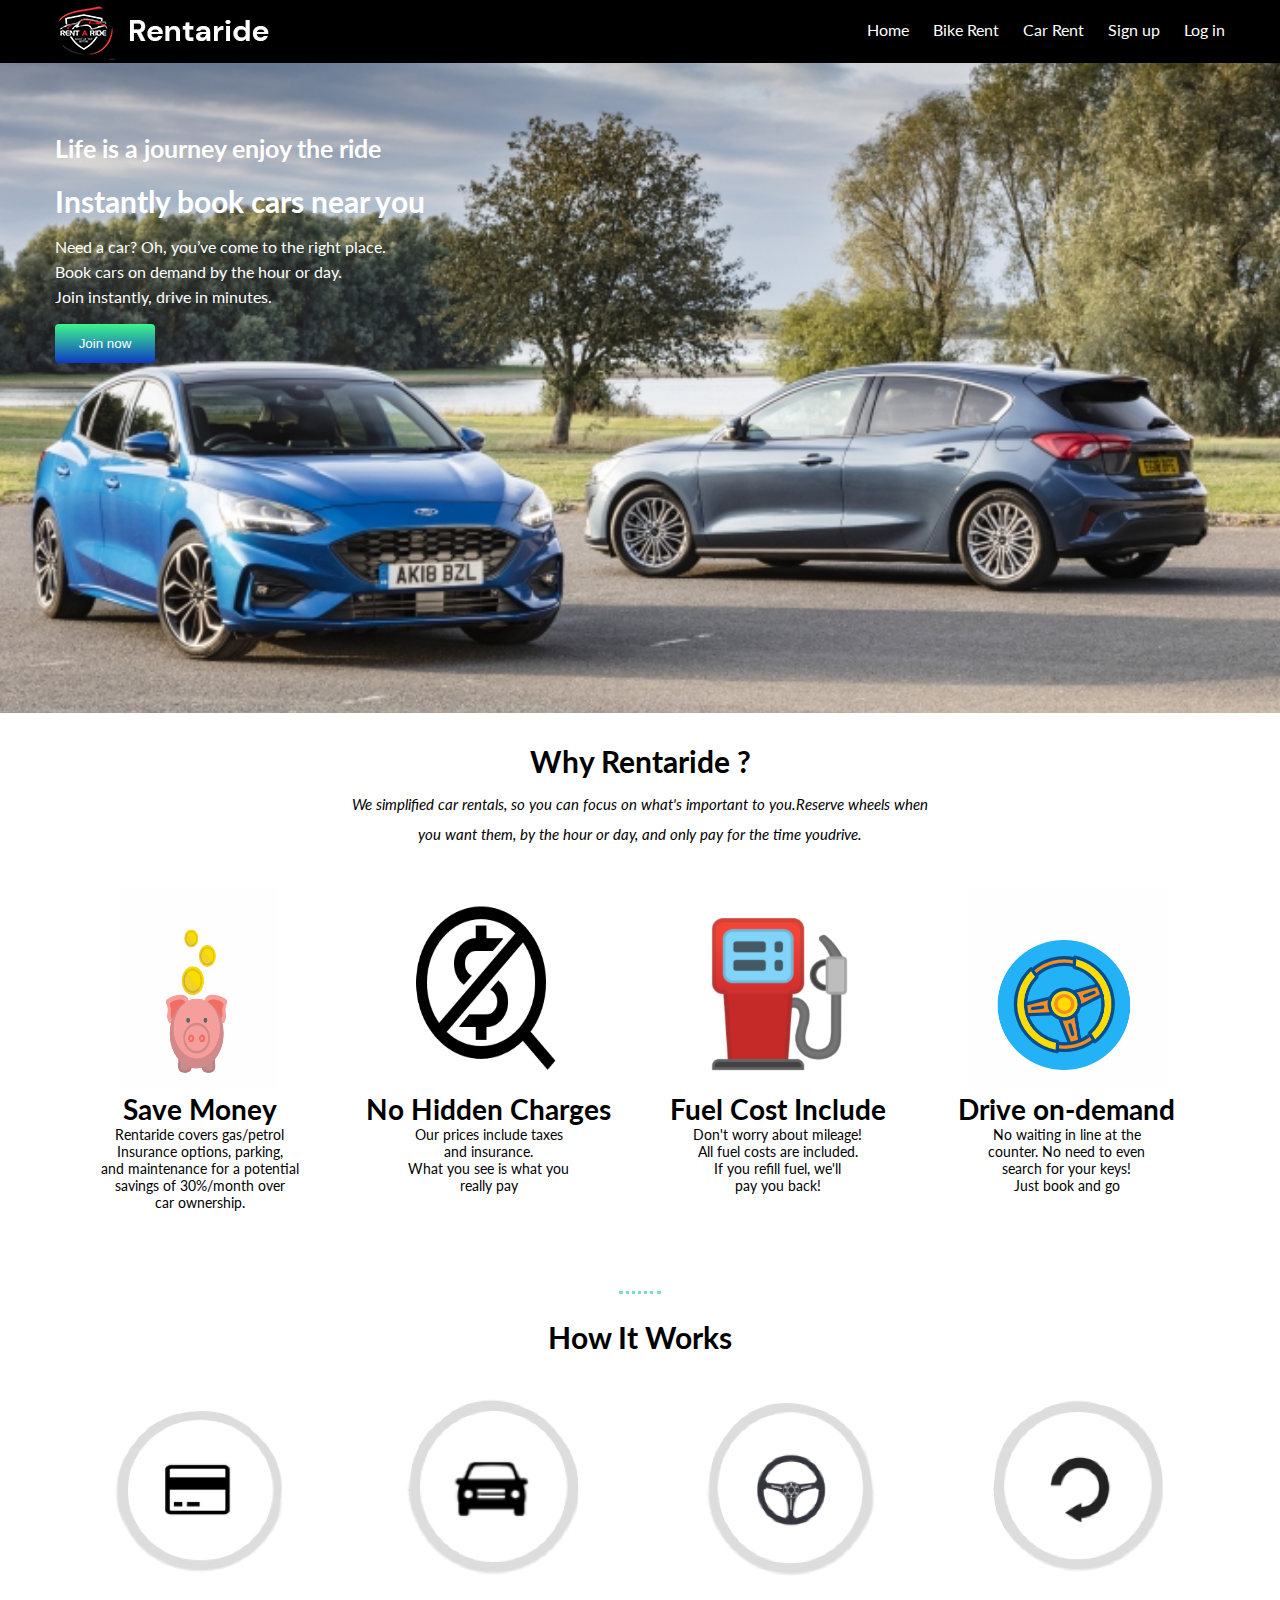
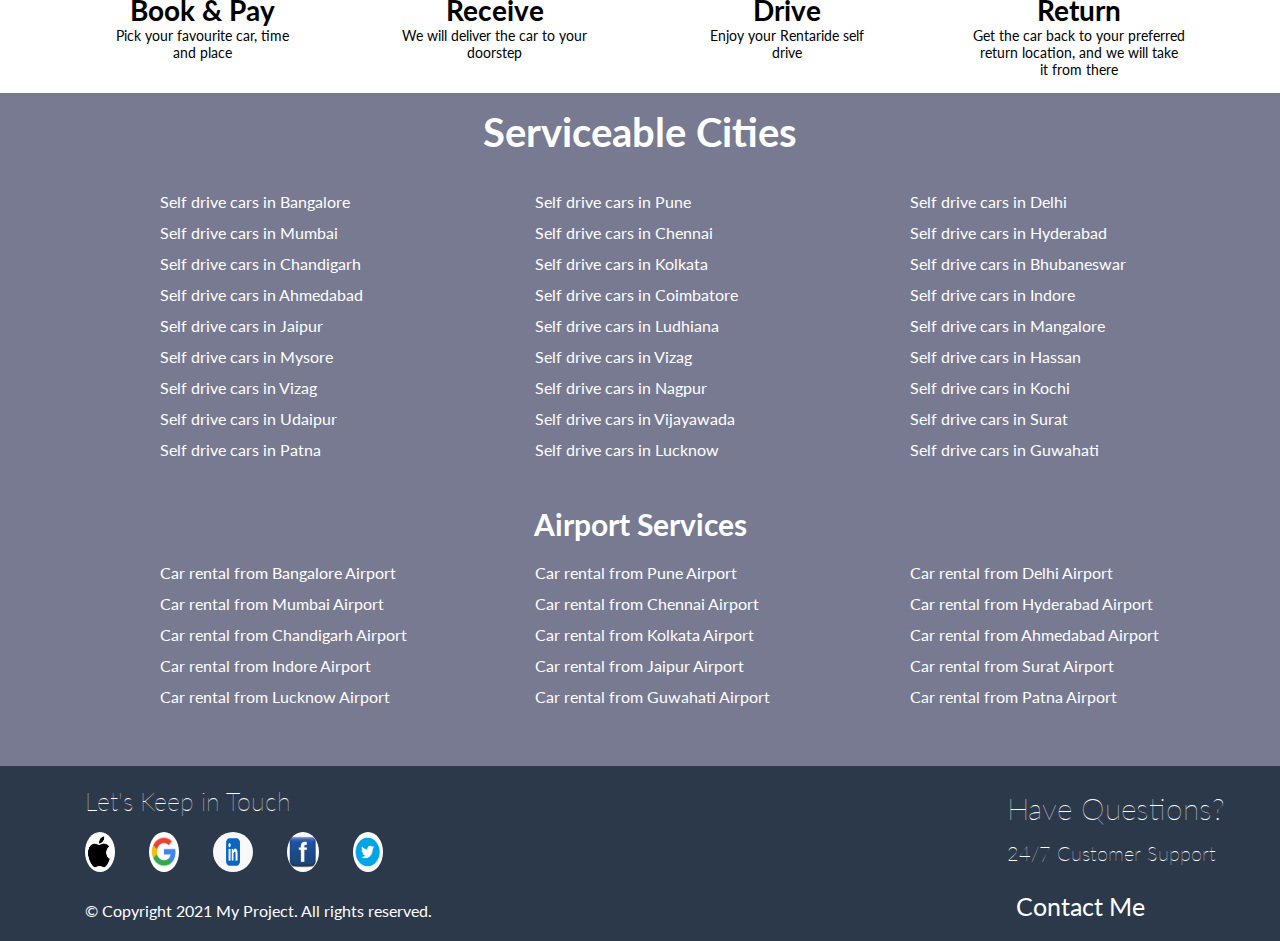
<file: index.html>
<!DOCTYPE html>
<html lang="en" dir="ltr">

<head>
  <meta charset="utf-8">
  <title>Rentaride</title>
<link rel="icon" href="ride.ico">
  <link rel="stylesheet" href="CSS/style.css">
</head>

<body>

  <section id="navBar">
    <div class="container">

      <div class="logo">
        <a href="home.html"><img src="renetaride-logo.jpg" alt="logo"></a>
      </div>
      <div class="topMenu">
        <ul>
          <li><a href="home.html">Home</a></li>
          <li><a href="bike.html">Bike Rent</a></li>
          <li><a href="car.html">Car Rent</a></li>
          <li><a href="signup.html">Sign up</a></li>
          <li><a href="login.html">Log in</a></li>
        </ul>
      </div>
      <div class="cls"></div>
    </div>
  </section>

  <section id="Image">

    <div class="container">
      <div class="Imagetxt">
        <h2>Life is a journey enjoy the ride</h2>
        <h1>Instantly book cars near you</h1>
        <p>
          Need a car? Oh, you’ve come to the right place.<br /> Book cars on
          demand by the hour or day.<br /> Join instantly, drive in minutes.
        </p>

        <a href="pricing.html"><input type="button" name="Join now" value="Join now" class="joinBtn"></a>
      </div>
      <div class="cls"></div>
    </div>

  </section>

  <section id="WhyRentaride">
    <div class="container">
      <div class="WhyRentarideTxtwrp">
        <h1 class="title">Why Rentaride ?</h1>
        <p class="subTitle">We simplified car rentals, so you can focus on what's important to you.Reserve wheels when you want them, by the hour or day, and only pay for the time youdrive.</p>
      </div>

      <div class="BoxWrp">

        <div class="box">
          <img src="money.png" alt="logo" width="157" height="200">
          <h1>Save Money</h1>
          <p>Rentaride covers gas/petrol <br> Insurance options, parking,<br>and maintenance for a potential<br>savings of 30%/month over <br>car ownership.</p>
        </div>
        <div class="box">
          <img src="hidden.png" alt="logo" width="157" height="200">
          <h1>No Hidden Charges</h1>
          <p>Our prices include taxes <br>and insurance.<br> What you see is what you<br> really pay</p>
        </div>
        <div class="box">
          <img src="fuel.png" alt="logo" width="157" height="200">
          <h1>Fuel Cost Include</h1>
          <p>Don't worry about mileage!<br> All fuel costs are included. <br>If you refill fuel, we'll<br> pay you back!</p>
        </div>
        <div class="box">
          <img src="drive.png" alt="logo" width="200" height="200">
          <h1>Drive on-demand</h1>
          <p>No waiting in line at the<br>counter. No need to even <br>search for your keys! <br>Just book and go</p>
        </div>
      </div>
      <div class="cls"></div>

    </div>

  </section>


  <section id="HowItWork">

    <div class="container">

      <div class="WorkTxtwrp">
        <hr>
        <h1 class="worktitle">How It Works</h1>
      </div>

      <div class="BoxImageWrp">

        <div class="boxImage">
          <img src="payment.png" alt="logo" width="200" height="200">
          <h1>Book & Pay</h1>
          <p>Pick your favourite car, time <br> and place</p>

        </div>

        <div class="boxImage">
          <img src="receive.png" alt="logo" width="200" height="200">
          <h1>Receive</h1>
          <p>We will deliver the car to your <br>doorstep</p>
        </div>

        <div class="boxImage">
          <img src="selfdrive.png" alt="logo" width="200" height="200">
          <h1>Drive</h1>
          <p>Enjoy your Rentaride self<br> drive</p>

        </div>
        <div class="boxImage">
          <img src="return.png" alt="logo" width="200" height="200">
          <h1>Return</h1>
          <p>Get the car back to your preferred<br> return location, and we will take<br> it from there</p>

        </div>
      </div>
      <div class="cls"></div>

    </div>

  </section>

  <section id="service-city">
    <div class="container">
      <div class="service-title">
        <h1>Serviceable Cities</h1>
      </div>

      <div class="city-list">

        <ul>
          <li class="citylist">Self drive cars in Bangalore</li>
          <li class="citylist">Self drive cars in Pune</li>
          <li class="citylist">Self drive cars in Delhi</li>
          <li class="citylist">Self drive cars in Mumbai</li>
          <li class="citylist">Self drive cars in Chennai</li>
          <li class="citylist">Self drive cars in Hyderabad</li>
          <li class="citylist">Self drive cars in Chandigarh</li>
          <li class="citylist">Self drive cars in Kolkata</li>
          <li class="citylist">Self drive cars in Bhubaneswar</li>
          <li class="citylist">Self drive cars in Ahmedabad</li>
          <li class="citylist">Self drive cars in Coimbatore</li>
          <li class="citylist">Self drive cars in Indore</li>
          <li class="citylist">Self drive cars in Jaipur</li>
          <li class="citylist">Self drive cars in Ludhiana</li>
          <li class="citylist">Self drive cars in Mangalore</li>
          <li class="citylist">Self drive cars in Mysore</li>
          <li class="citylist">Self drive cars in Vizag</li>
          <li class="citylist">Self drive cars in Hassan</li>
          <li class="citylist">Self drive cars in Vizag</li>
          <li class="citylist">Self drive cars in Nagpur</li>
          <li class="citylist">Self drive cars in Kochi</li>
          <li class="citylist">Self drive cars in Udaipur</li>
          <li class="citylist">Self drive cars in Vijayawada</li>
          <li class="citylist">Self drive cars in Surat</li>
          <li class="citylist">Self drive cars in Patna</li>
          <li class="citylist">Self drive cars in Lucknow</li>
          <li class="citylist">Self drive cars in Guwahati</li>
        </ul>

      </div>
      <div class="cls"></div>

    </div>

  </section>

  <section id="Airport-service">

    <div class="container">
      <div class="Airport-title">
        <h2>Airport Services</h2>
      </div>

      <div class="city-txt">

        <ul>
          <li class="citytxt">Car rental from Bangalore Airport</li>
          <li class="citytxt">Car rental from Pune Airport</li>
          <li class="citytxt">Car rental from Delhi Airport</li>
          <li class="citytxt">Car rental from Mumbai Airport</li>
          <li class="citytxt">Car rental from Chennai Airport</li>
          <li class="citytxt">Car rental from Hyderabad Airport</li>
          <li class="citytxt">Car rental from Chandigarh Airport</li>
          <li class="citytxt">Car rental from Kolkata Airport</li>
          <li class="citytxt">Car rental from Ahmedabad Airport</li>
          <li class="citytxt">Car rental from Indore Airport</li>
          <li class="citytxt">Car rental from Jaipur Airport</li>
          <li class="citytxt">Car rental from Surat Airport</li>
          <li class="citytxt">Car rental from Lucknow Airport</li>
          <li class="citytxt">Car rental from Guwahati Airport</li>
          <li class="citytxt">Car rental from Patna Airport</li>
        </ul>

      </div>
      <div class="cls"></div>

    </div>

  </section>

  <section id="footer">
    <div class="container">
      <div class="copyright-question">
        <h1>Have Questions? </h1>
        <p>24/7 Customer Support </p>
      </div>

      <div class="copyrighttitle">
        <p>Let's Keep in Touch</p></div>

        <div class="copyright-Image">
          <ul>
            <li> <a href="#"><img src="apple.png" alt="logo" width="30" height="40"></a> </li>
            <li><a href="#"><img src="google.png" alt="logo" width="30" height="40"> </a> </li>
            <li> <a href="#"><img src="linkedin.png" alt="logo" width="40" height="40"></a> </li>
            <li> <a href="#"><img src="facebook.png" alt="logo"width="32" height="40"></a> </li>
            <li> <a href="#"><img src="twitter.png" alt="logo" width="30" height="40"></a> </li>
          </ul>

        </div>

      <div class="cls"></div>
    </div>

  </section>

  <section id="copyright">
    <div class="container">

      <div class="copyright-contact">

        <a href="contact.html">Contact Me</a>

      </div>

      <div class="copyright-txt">
        <p>© Copyright 2021 My Project. All rights reserved.</p>

      </div>

      <div class="cls"></div>


    </div>

  </section>

</body>

</html>
</file>
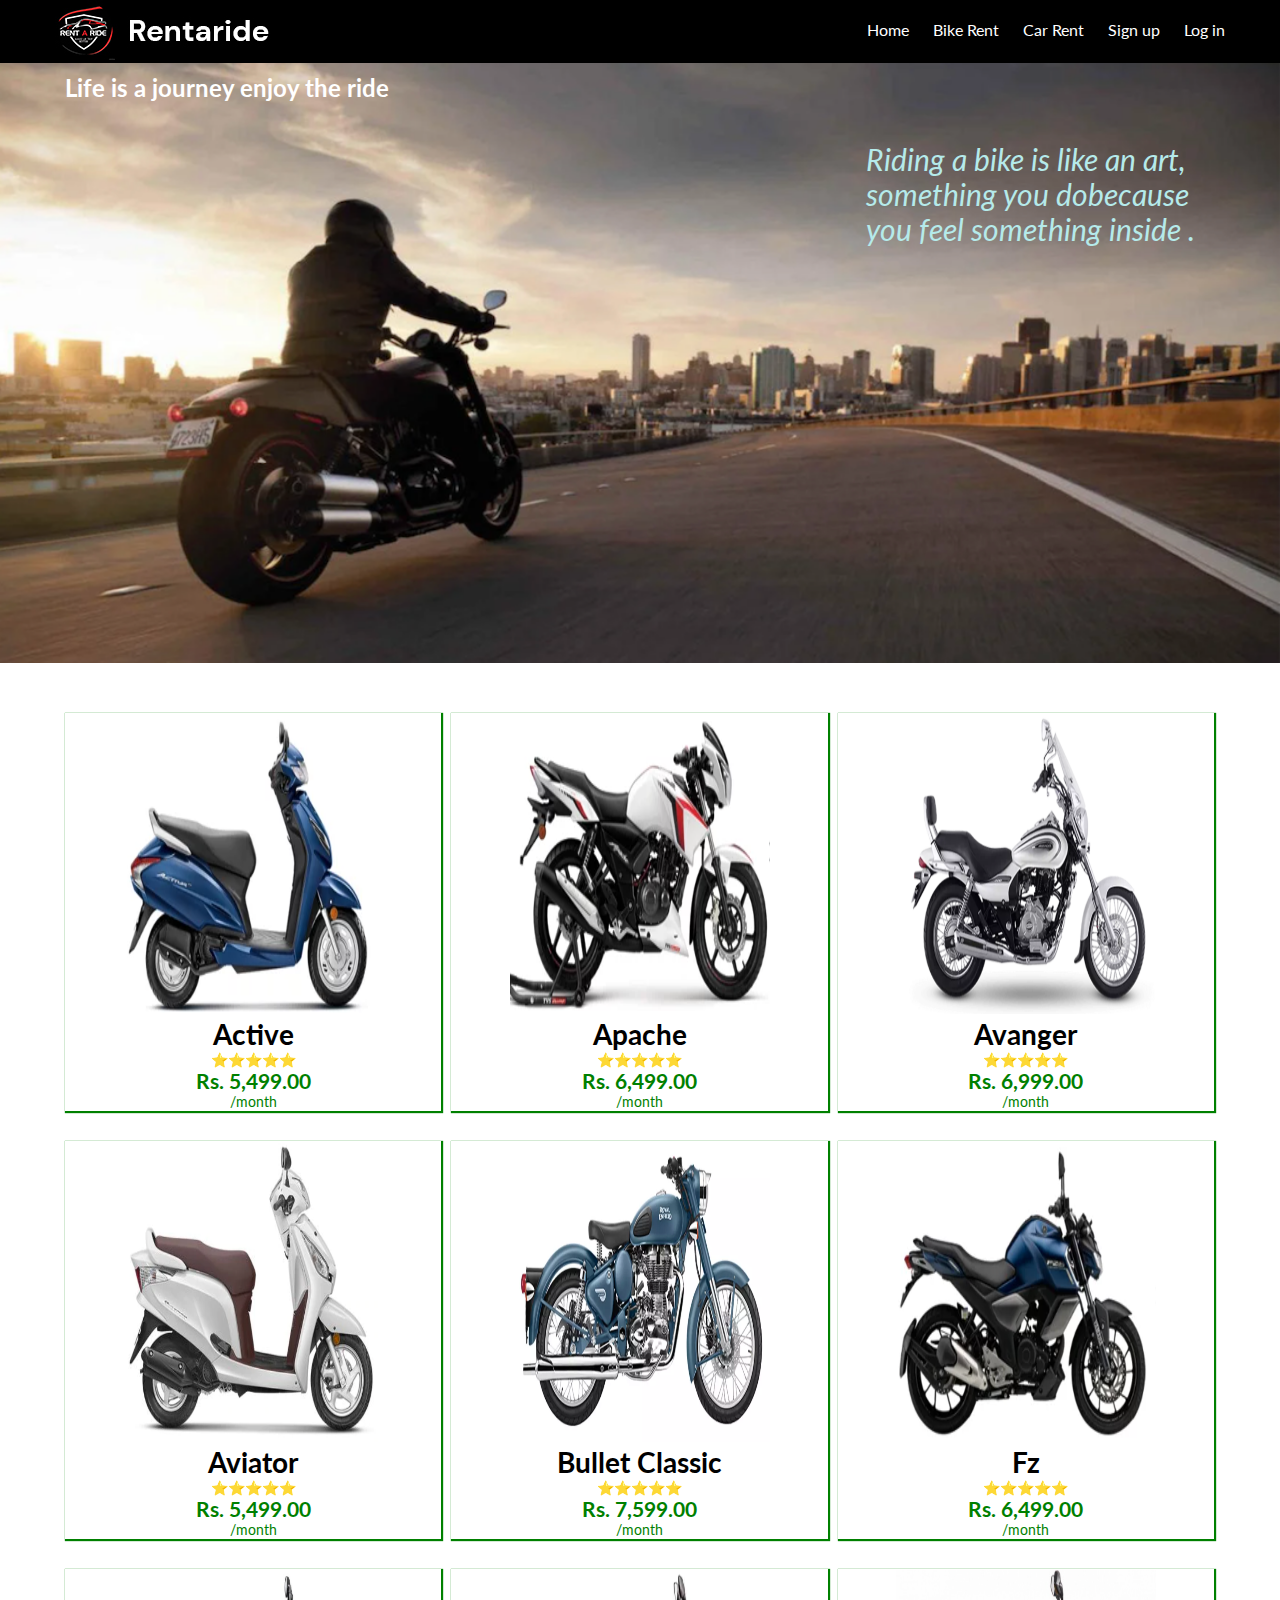
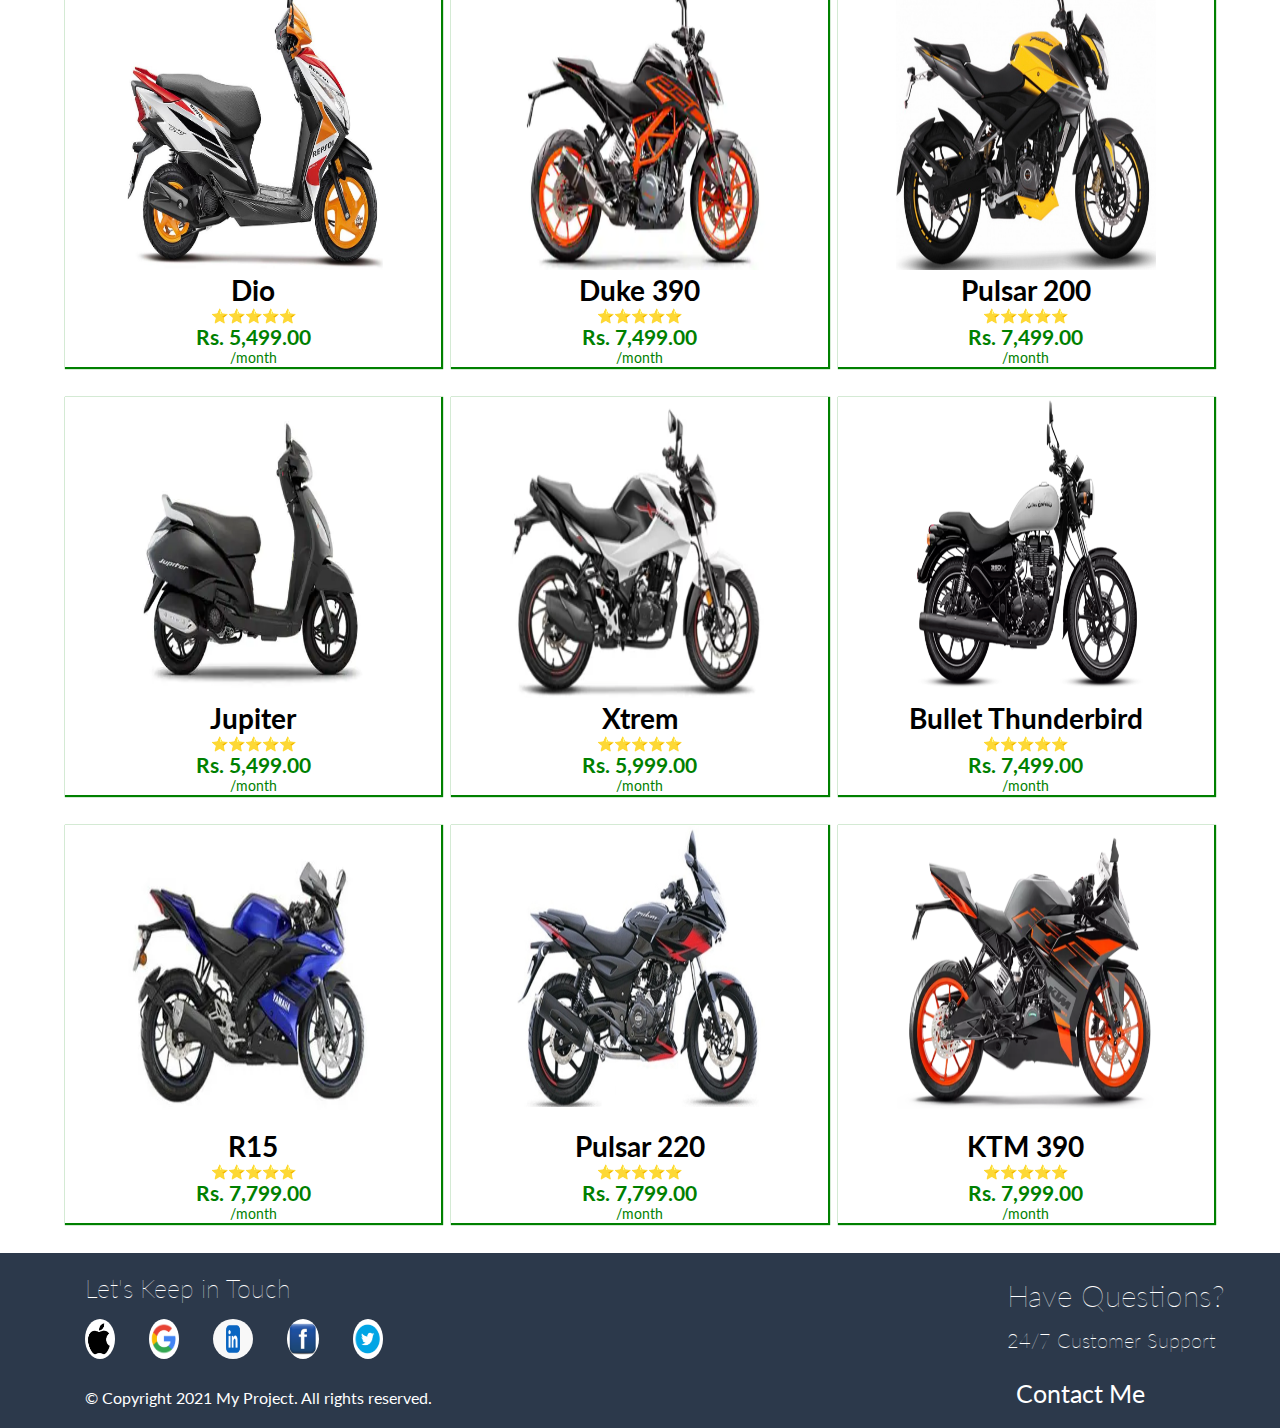
<file: bike.html>
<!DOCTYPE html>
<html lang="en" dir="ltr">

<head>
  <meta charset="utf-8">
  <title>Rentaride</title>
  <link rel="icon" href="ride.ico">
  <link rel="stylesheet" href="CSS/style.css">

</head>

<body>

  <section id="navBar">
    <div class="container">

      <div class="logo">
        <a href="home.html"><img src="renetaride-logo.jpg" alt="logo"></a>
      </div>
      <div class="topMenu">
        <ul>
          <li><a href="home.html">Home</a></li>
          <li><a href="bike.html">Bike Rent</a></li>
          <li><a href="car.html">Car Rent</a></li>
          <li><a href="signup.html">Sign up</a></li>
          <li><a href="login.html">Log in</a></li>
        </ul>
      </div>
      <div class="cls"></div>
    </div>
  </section>

  <section id="bikeimage">
    <div class="container">
      <div class="bikeImagetxt">
        <h2>Life is a journey enjoy the ride</h2>
        <p>
          Riding a bike is like an art, <br> something you dobecause <br> you feel something inside .
        </p>

      </div>



  </section>

  <section id="bike-container">

    <div class="container">

      <div class="BikeImageBox">


        <a href="paymentFrom.html">
          <div class="Bike-box">
            <img src="active.png" alt="active" width="260" height="300">
            <h1>Active</h1>
            <p> ⭐️⭐️⭐️⭐️⭐️ <br>
            <h2>Rs. 5,499.00</h2>/month</p>
          </div>
        </a>


        <a href="paymentFrom.html">
          <div class="Bike-box">
            <img src="apache .png" alt="Apache" width="260" height="300">
            <h1>Apache</h1>
            <p> ⭐️⭐️⭐️⭐️⭐️ <br>
            <h2>Rs. 6,499.00</h2>/month </p>
          </div>
        </a>

        <a href="paymentFrom.html">
          <div class="Bike-box">
            <img src="avanger.png" alt="Avanger" width="260" height="300">
            <h1>Avanger</h1>
            <p> ⭐️⭐️⭐️⭐️⭐️ <br>
            <h2>Rs. 6,999.00</h2>/month </p>
          </div>
        </a>


        <a href="paymentFrom.html">
          <div class="Bike-box">
            <img src="aviator.png" alt="Aviator" width="260" height="300">
            <h1>Aviator</h1>
            <p> ⭐️⭐️⭐️⭐️⭐️ <br>
            <h2>Rs. 5,499.00</h2>/month</p>
          </div>
        </a>

        <a href="paymentFrom.html">
          <div class="Bike-box">
            <img src="bulletC.png" alt="Bike" width="260" height="300">
            <h1>Bullet Classic </h1>
            <p> ⭐️⭐️⭐️⭐️⭐️ <br>
            <h2>Rs. 7,599.00</h2>/month</p>
          </div>
        </a>


        <a href="paymentFrom.html">
          <div class="Bike-box">
            <img src="fz.png" alt="fz" width="260" height="300">
            <h1>Fz</h1>
            <p> ⭐️⭐️⭐️⭐️⭐️ <br>
            <h2>Rs. 6,499.00</h2>/month </p>
          </div>
        </a>


        <a href="paymentFrom.html">
          <div class="Bike-box">
            <img src="dio.jpeg" alt="scooty" width="260" height="300">
            <h1>Dio</h1>
            <p> ⭐️⭐️⭐️⭐️⭐️ <br>
            <h2>Rs. 5,499.00</h2>/month </p>
          </div>
        </a>

        <a href="paymentFrom.html">
          <div class="Bike-box">
            <img src="duke.png" alt="Duke 390 " width="260" height="300">
            <h1>Duke 390 </h1>
            <p> ⭐️⭐️⭐️⭐️⭐️ <br>
            <h2>Rs. 7,499.00</h2>/month </p>
          </div>
        </a>


        <a href="paymentFrom.html">
          <div class="Bike-box">
            <img src="pulsar200.png" alt="Pulsar 200" width="260" height="300">
            <h1>Pulsar 200</h1>
            <p> ⭐️⭐️⭐️⭐️⭐️ <br>
            <h2>Rs. 7,499.00</h2>/month </p>
          </div>
        </a>


        <a href="paymentFrom.html">
          <div class="Bike-box">
            <img src="jupiter.webp" alt="Jupiter" width="260" height="300">
            <h1>Jupiter</h1>
            <p> ⭐️⭐️⭐️⭐️⭐️ <br>
            <h2>Rs. 5,499.00</h2>/month </p>
          </div>
        </a>


        <a href="paymentFrom.html">
          <div class="Bike-box">
            <img src="xtrem.png" alt="Xtrem" width="260" height="300">
            <h1>Xtrem</h1>
            <p> ⭐️⭐️⭐️⭐️⭐️ <br>
            <h2>Rs. 5,999.00</h2>/month </p>
          </div>
        </a>


        <a href="paymentFrom.html">
          <div class="Bike-box">
            <img src="bulletTH.png" alt="Bullet Thunderbird" width="260" height="300">
            <h1>Bullet Thunderbird</h1>
            <p> ⭐️⭐️⭐️⭐️⭐️ <br>
            <h2>Rs. 7,499.00</h2>/month</p>
          </div>


        </a>
        <a href="paymentFrom.html">
          <div class="Bike-box">
            <img src="R15.png" alt="R15" width="260" height="300">
            <h1>R15</h1>
            <p> ⭐️⭐️⭐️⭐️⭐️ <br>
            <h2>Rs. 7,799.00</h2>/month </p>
          </div>
        </a>


        <a href="paymentFrom.html">
          <div class="Bike-box">
            <img src="pulsar220.png" alt="Pulsar 220" width="260" height="300">
            <h1>Pulsar 220 </h1>
            <p> ⭐️⭐️⭐️⭐️⭐️ <br>
            <h2>Rs. 7,799.00</h2>/month </p>
          </div>
        </a>


        <a href="paymentFrom.html">
          <div class="Bike-box">
            <img src="ktm.png" alt="Sport Bike" width="260" height="300">
            <h1>KTM 390</h1>
            <p> ⭐️⭐️⭐️⭐️⭐️ <br>
            <h2>Rs. 7,999.00</h2>/month </p>
          </div>
        </a>


      </div>


      <div class="cls"></div>
    </div>

  </section>


  <section id="footer">
    <div class="container">
      <div class="copyright-question">
        <h1>Have Questions? </h1>
        <p>24/7 Customer Support </p>
      </div>

      <div class="copyrighttitle">
        <p>Let's Keep in Touch</p>
      </div>

      <div class="copyright-Image">
        <ul>
          <li> <a href="#"><img src="apple.png" alt="logo" width="30" height="40"></a> </li>
          <li><a href="#"><img src="google.png" alt="logo" width="30" height="40"> </a> </li>
          <li> <a href="#"><img src="linkedin.png" alt="logo" width="40" height="40"></a> </li>
          <li> <a href="#"><img src="facebook.png" alt="logo"width="32" height="40"></a> </li>
          <li> <a href="#"><img src="twitter.png" alt="logo" width="30" height="40"></a> </li>
        </ul>

      </div>

      <div class="cls"></div>
    </div>

  </section>

  <section id="copyright">
    <div class="container">

      <div class="copyright-contact">

        <a href="contact.html">Contact Me</a>

      </div>

      <div class="copyright-txt">
        <p>© Copyright 2021 My Project. All rights reserved.</p>

      </div>

      <div class="cls"></div>


    </div>

  </section>


</body>
</file>
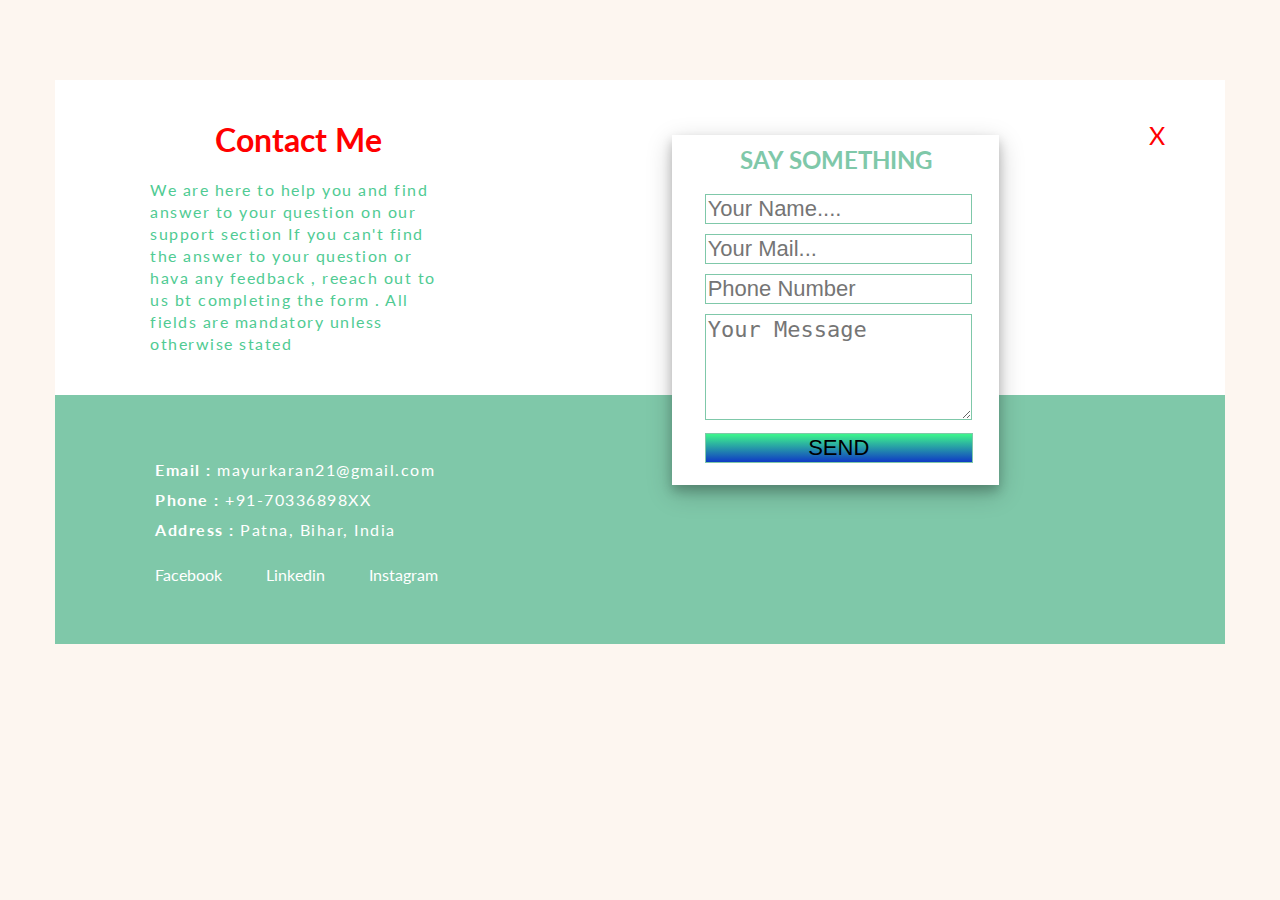
<file: contact.html>
<!DOCTYPE html>
<html lang="en" dir="ltr">

<head>
  <meta charset="utf-8">
  <title>Contact Me</title>
  <link rel="stylesheet" href="CSS/style.css">
</head>
<style media="screen">
  body {
    background-color: #FDF6F0;
  }
</style>

<body>
  <form class="" action="mailto:mayurkaran21@gmail.com" method="post" enctype="text/plain"></form>

  <section id="ContactBar">
    <div class="container">
      <div class="contact-txt">
        <a href="index.html">X</a>
        <div class="MessageBox">
          <h2>SAY SOMETHING</h2>


          <input class="Contact-name" type="text" name="text" placeholder="Your Name....">
          <input class="Contact-email" type="email" name="email" placeholder="Your Mail...">
          <input class="Contact-no"type="text" name="PhoneNumber" placeholder="Phone Number">
          <textarea class="Contact-area" name="msg" rows="4" cols="25" placeholder="Your Message"></textarea>

          <input class="Contact-btn" type="button" name="send" value="SEND">

        </div>
        <h1>Contact Me</h1>

        <p>We are here to help you and find answer
          to your question on our support section
          If you can't find the answer to your question
          or hava any feedback , reeach out to us bt
          completing the form . All fields are mandatory
          unless otherwise stated</p>



      </div>

      <div class="Contact-Me">

        <p><b>Email : </b> mayurkaran21@gmail.com <br>
          <b>Phone : </b> +91-70336898XX <br>
          <b>Address : </b> Patna, Bihar, India
        </p>

        <a class="foot-link" href="https://www.facebook.com/mayurkaran">Facebook</a>
        <a class="foot-link" href="https://www.linkedin.com/in/kumar-mayur">Linkedin</a>
        <a class="foot-link" href="https://www.instagram.com/Mayur.karn/?fbclid=IwAR3h_60dQFVLom4zazJfuu-yc_bjFFxYV-9jqp0eRIL_TftSCzaTtnt2pk4">
          Instagram</a>

      </div>
      <div class="cls"></div>
    </div>

  </section>

</body>

</html>
</file>
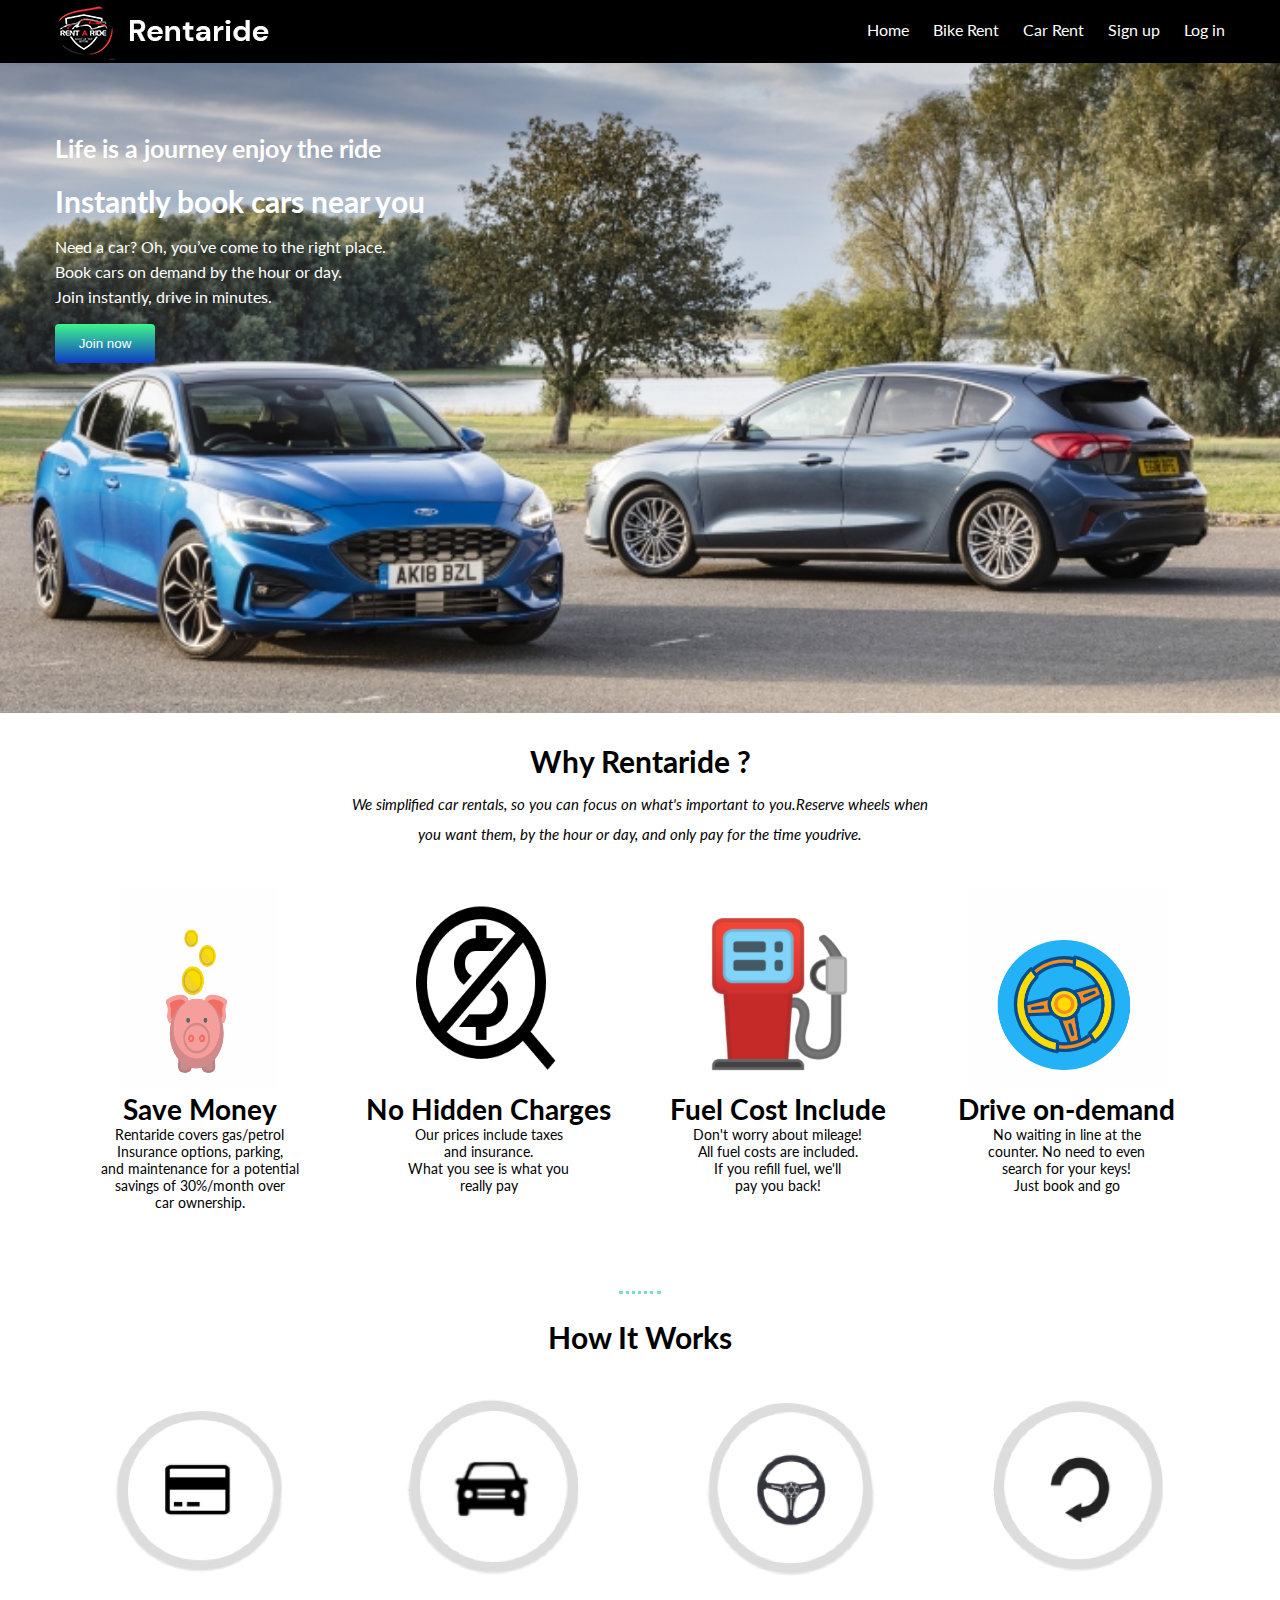
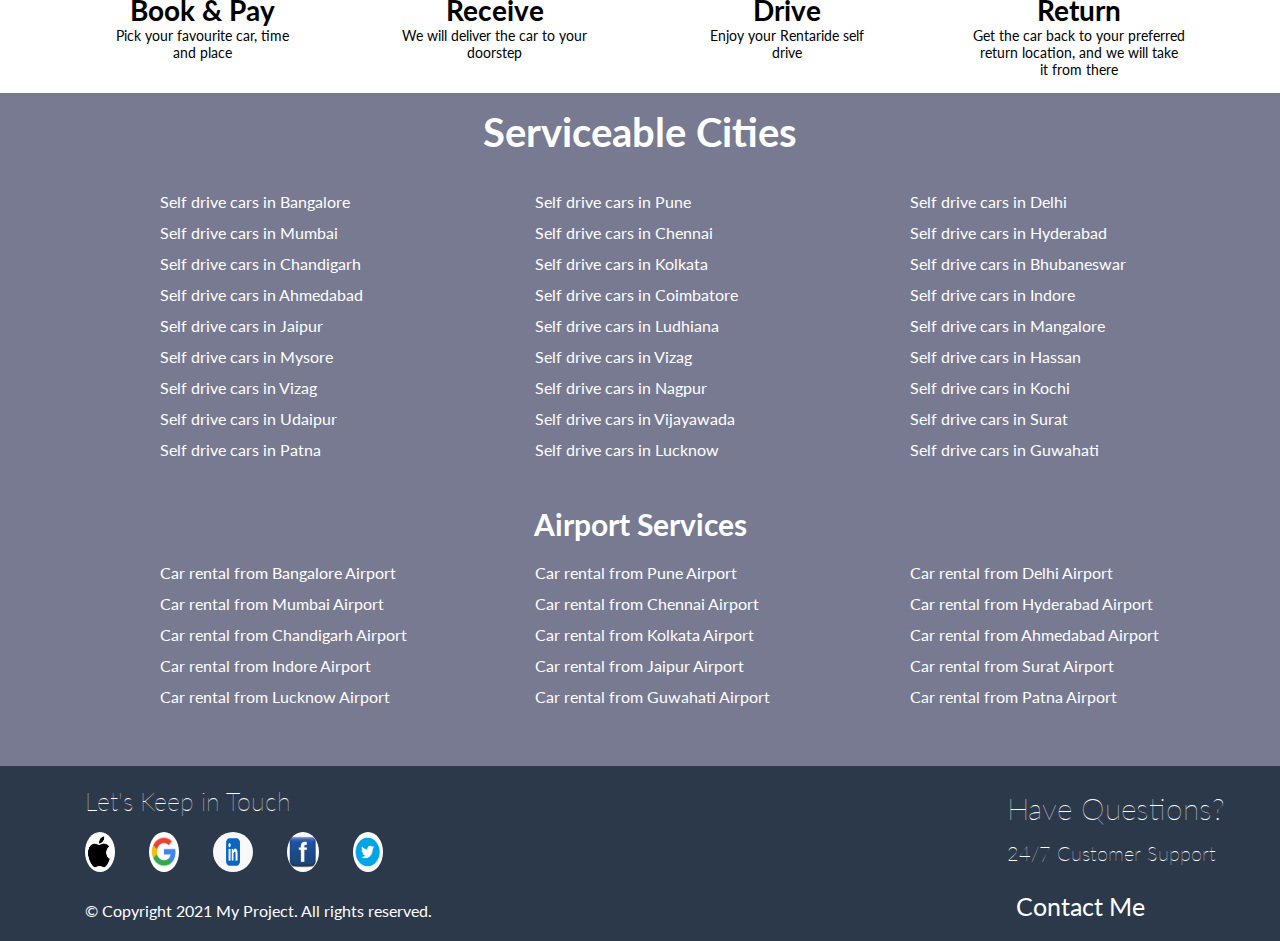
<file: home.html>
<!DOCTYPE html>
<html lang="en" dir="ltr">

<head>
  <meta charset="utf-8">
  <title>Rentaride</title>
  <link rel="icon" href="ride.ico">
  <link rel="stylesheet" href="CSS/style.css">
</head>

<body>

  <section id="navBar">
    <div class="container">

      <div class="logo">
        <a href="index.html"><img src="renetaride-logo.jpg" alt="logo"></a>
      </div>
      <div class="topMenu">
        <ul>
          <li><a href="index.html">Home</a></li>
          <li><a href="bike.html">Bike Rent</a></li>
          <li><a href="car.html">Car Rent</a></li>
          <li><a href="signup.html">Sign up</a></li>
          <li><a href="login.html">Log in</a></li>
        </ul>
      </div>
      <div class="cls"></div>
    </div>
  </section>

  <section id="Image">

    <div class="container">
      <div class="Imagetxt">
        <h2>Life is a journey enjoy the ride</h2>
        <h1>Instantly book cars near you</h1>
        <p>
          Need a car? Oh, you’ve come to the right place.<br /> Book cars on
          demand by the hour or day.<br /> Join instantly, drive in minutes.
        </p>

        <a href="pricing.html"><input type="button" name="Join now" value="Join now" class="joinBtn"></a>
      </div>
      <div class="cls"></div>
    </div>

  </section>

  <section id="WhyRentaride">
    <div class="container">
      <div class="WhyRentarideTxtwrp">
        <h1 class="title">Why Rentaride ?</h1>
        <p class="subTitle">We simplified car rentals, so you can focus on what's important to you.Reserve wheels when you want them, by the hour or day, and only pay for the time youdrive.</p>
      </div>

      <div class="BoxWrp">

        <div class="box">
          <img src="money.png" alt="logo" width="157" height="200">
          <h1>Save Money</h1>
          <p>Rentaride covers gas/petrol <br> Insurance options, parking,<br>and maintenance for a potential<br>savings of 30%/month over <br>car ownership.</p>
        </div>
        <div class="box">
          <img src="hidden.png" alt="logo" width="157" height="200">
          <h1>No Hidden Charges</h1>
          <p>Our prices include taxes <br>and insurance.<br> What you see is what you<br> really pay</p>
        </div>
        <div class="box">
          <img src="fuel.png" alt="logo" width="157" height="200">
          <h1>Fuel Cost Include</h1>
          <p>Don't worry about mileage!<br> All fuel costs are included. <br>If you refill fuel, we'll<br> pay you back!</p>
        </div>
        <div class="box">
          <img src="drive.png" alt="logo" width="200" height="200">
          <h1>Drive on-demand</h1>
          <p>No waiting in line at the<br>counter. No need to even <br>search for your keys! <br>Just book and go</p>
        </div>
      </div>
      <div class="cls"></div>

    </div>

  </section>


  <section id="HowItWork">

    <div class="container">

      <div class="WorkTxtwrp">
        <hr>
        <h1 class="worktitle">How It Works</h1>
      </div>

      <div class="BoxImageWrp">

        <div class="boxImage">
          <img src="payment.png" alt="logo" width="200" height="200">
          <h1>Book & Pay</h1>
          <p>Pick your favourite car, time <br> and place</p>

        </div>

        <div class="boxImage">
          <img src="receive.png" alt="logo" width="200" height="200">
          <h1>Receive</h1>
          <p>We will deliver the car to your <br>doorstep</p>
        </div>

        <div class="boxImage">
          <img src="selfdrive.png" alt="logo" width="200" height="200">
          <h1>Drive</h1>
          <p>Enjoy your Rentaride self<br> drive</p>

        </div>
        <div class="boxImage">
          <img src="return.png" alt="logo" width="200" height="200">
          <h1>Return</h1>
          <p>Get the car back to your preferred<br> return location, and we will take<br> it from there</p>

        </div>
      </div>
      <div class="cls"></div>

    </div>

  </section>

  <section id="service-city">
    <div class="container">
      <div class="service-title">
        <h1>Serviceable Cities</h1>
      </div>

      <div class="city-list">

        <ul>
          <li class="citylist">Self drive cars in Bangalore</li>
          <li class="citylist">Self drive cars in Pune</li>
          <li class="citylist">Self drive cars in Delhi</li>
          <li class="citylist">Self drive cars in Mumbai</li>
          <li class="citylist">Self drive cars in Chennai</li>
          <li class="citylist">Self drive cars in Hyderabad</li>
          <li class="citylist">Self drive cars in Chandigarh</li>
          <li class="citylist">Self drive cars in Kolkata</li>
          <li class="citylist">Self drive cars in Bhubaneswar</li>
          <li class="citylist">Self drive cars in Ahmedabad</li>
          <li class="citylist">Self drive cars in Coimbatore</li>
          <li class="citylist">Self drive cars in Indore</li>
          <li class="citylist">Self drive cars in Jaipur</li>
          <li class="citylist">Self drive cars in Ludhiana</li>
          <li class="citylist">Self drive cars in Mangalore</li>
          <li class="citylist">Self drive cars in Mysore</li>
          <li class="citylist">Self drive cars in Vizag</li>
          <li class="citylist">Self drive cars in Hassan</li>
          <li class="citylist">Self drive cars in Vizag</li>
          <li class="citylist">Self drive cars in Nagpur</li>
          <li class="citylist">Self drive cars in Kochi</li>
          <li class="citylist">Self drive cars in Udaipur</li>
          <li class="citylist">Self drive cars in Vijayawada</li>
          <li class="citylist">Self drive cars in Surat</li>
          <li class="citylist">Self drive cars in Patna</li>
          <li class="citylist">Self drive cars in Lucknow</li>
          <li class="citylist">Self drive cars in Guwahati</li>
        </ul>

      </div>
      <div class="cls"></div>

    </div>

  </section>

  <section id="Airport-service">

    <div class="container">
      <div class="Airport-title">
        <h2>Airport Services</h2>
      </div>

      <div class="city-txt">

        <ul>
          <li class="citytxt">Car rental from Bangalore Airport</li>
          <li class="citytxt">Car rental from Pune Airport</li>
          <li class="citytxt">Car rental from Delhi Airport</li>
          <li class="citytxt">Car rental from Mumbai Airport</li>
          <li class="citytxt">Car rental from Chennai Airport</li>
          <li class="citytxt">Car rental from Hyderabad Airport</li>
          <li class="citytxt">Car rental from Chandigarh Airport</li>
          <li class="citytxt">Car rental from Kolkata Airport</li>
          <li class="citytxt">Car rental from Ahmedabad Airport</li>
          <li class="citytxt">Car rental from Indore Airport</li>
          <li class="citytxt">Car rental from Jaipur Airport</li>
          <li class="citytxt">Car rental from Surat Airport</li>
          <li class="citytxt">Car rental from Lucknow Airport</li>
          <li class="citytxt">Car rental from Guwahati Airport</li>
          <li class="citytxt">Car rental from Patna Airport</li>
        </ul>

      </div>
      <div class="cls"></div>

    </div>

  </section>

  <section id="footer">
    <div class="container">
      <div class="copyright-question">
        <h1>Have Questions? </h1>
        <p>24/7 Customer Support </p>
      </div>

      <div class="copyrighttitle">
        <p>Let's Keep in Touch</p></div>

        <div class="copyright-Image">
          <ul>
            <li> <a href="#"><img src="apple.png" alt="logo" width="30" height="40"></a> </li>
            <li><a href="#"><img src="google.png" alt="logo" width="30" height="40"> </a> </li>
            <li> <a href="#"><img src="linkedin.png" alt="logo" width="40" height="40"></a> </li>
            <li> <a href="#"><img src="facebook.png" alt="logo"width="32" height="40"></a> </li>
            <li> <a href="#"><img src="twitter.png" alt="logo" width="30" height="40"></a> </li>
          </ul>

        </div>

      <div class="cls"></div>
    </div>

  </section>

  <section id="copyright">
    <div class="container">

      <div class="copyright-contact">

        <a href="contact.html">Contact Me</a>

      </div>

      <div class="copyright-txt">
        <p>© Copyright 2021 My Project. All rights reserved.</p>

      </div>

      <div class="cls"></div>


    </div>

  </section>

</body>

</html>
</file>
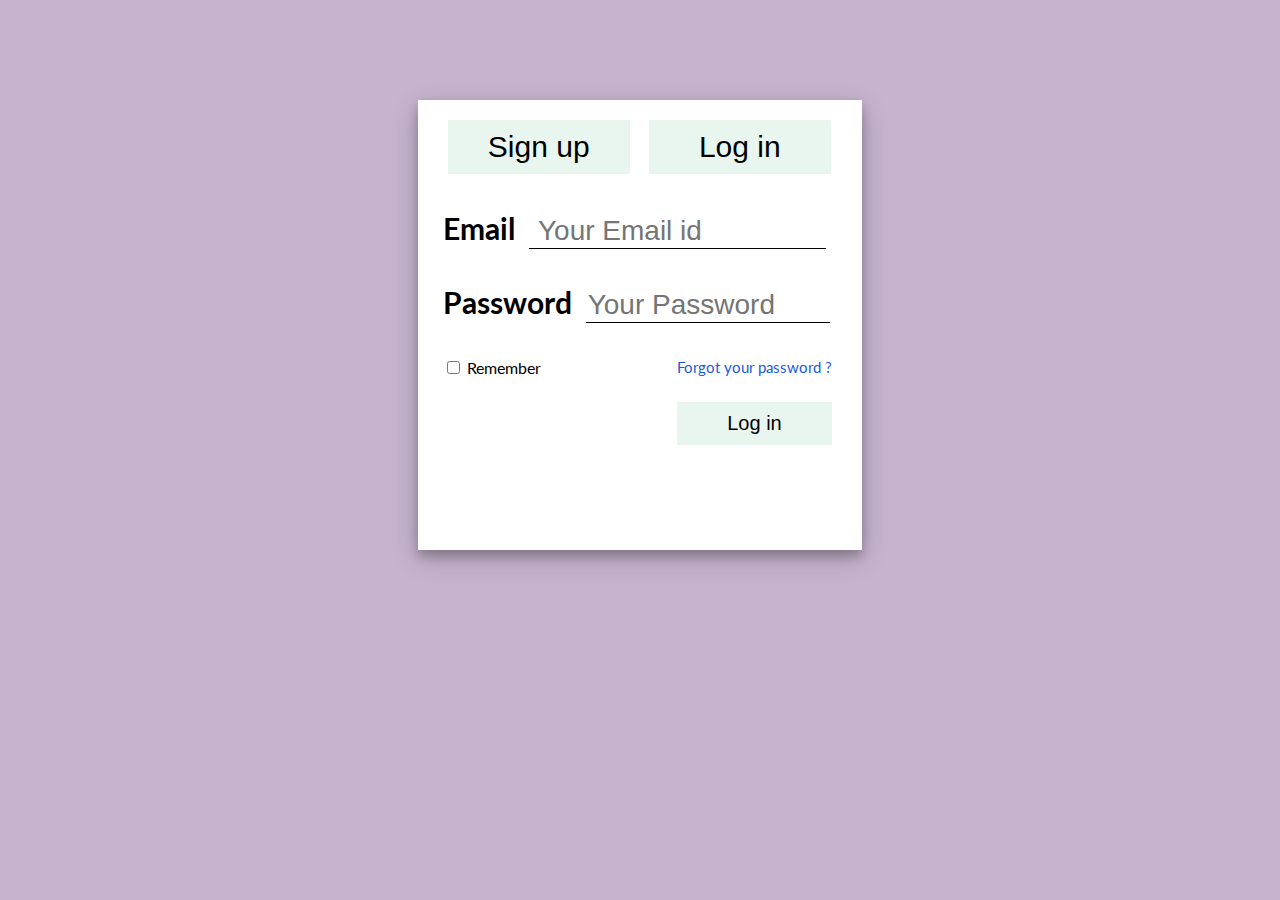
<file: login.html>
<!DOCTYPE html>
<html lang="en" dir="ltr">

<head>
  <meta charset="utf-8">
  <title>Rentaride</title>
<link rel="icon" href="ride.ico">
  <link rel="stylesheet" href="CSS/style.css">
  <style media="screen">
    body {
      background-color: #C6B4CE;
    }
  </style>
</head>

<body>
  <section id="login-container">

    <div class="container">
      <div class="loginBox">
        <ul>
          <li><a href="signup.html">
              <input class="SignBnt" type="button" name="signup" value="Sign up">
            </a></li>

          <li><a href="login.html">
              <input class="logBnt" type="button" name="login" value="Log in">
            </a></li>
        </ul>

        <div class="login-Email">
          <label>Email</label>
          <input class="loginId" type="email" name="email" placeholder=" Your Email id">
      </div>

      <div class="login-psd">
        <label>Password</label>
        <input class="login-Password" type="password" name="password" placeholder="Your Password">
          <a href="forgot.html">Forgot your password ?</a>
        <p>
          <input type="checkbox" name=""> Remember
        </p>

      </div>
      <div class="login-button">
        <a href="index.html"><input class="btn-login"type="button" name="btn" value="Log in"></a>
      </div>



      </div>

    </div>

  </section>
</body>
</file>
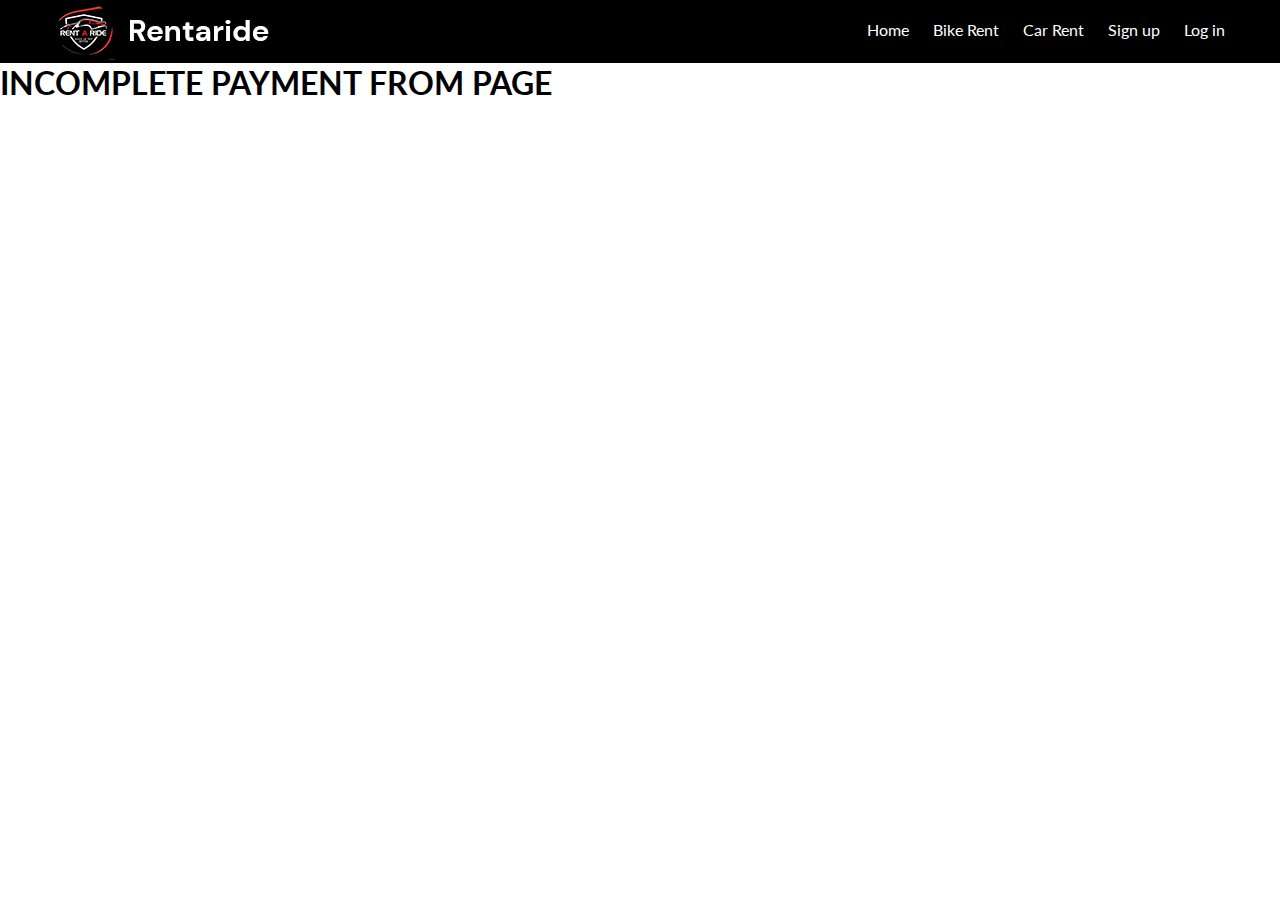
<file: paymentFrom.html>
<!DOCTYPE html>
<html lang="en" dir="ltr">

<head>
  <meta charset="utf-8">
  <title>Rentaride</title>
<link rel="icon" href="ride.ico">
  <link rel="stylesheet" href="CSS/style.css">
</head>

<body>

  <section id="navBar">
    <div class="container">

      <div class="logo">
        <a href="home.html"><img src="renetaride-logo.jpg" alt="logo"></a>
      </div>
      <div class="topMenu">
        <ul>
          <li><a href="home.html">Home</a></li>
          <li><a href="bike.html">Bike Rent</a></li>
          <li><a href="car.html">Car Rent</a></li>
          <li><a href="signup.html">Sign up</a></li>
          <li><a href="login.html">Log in</a></li>
        </ul>
      </div>
      <div class="cls"></div>
    </div>
  </section>

  <h1>INCOMPLETE  PAYMENT FROM PAGE</h1>
</body>
</file>
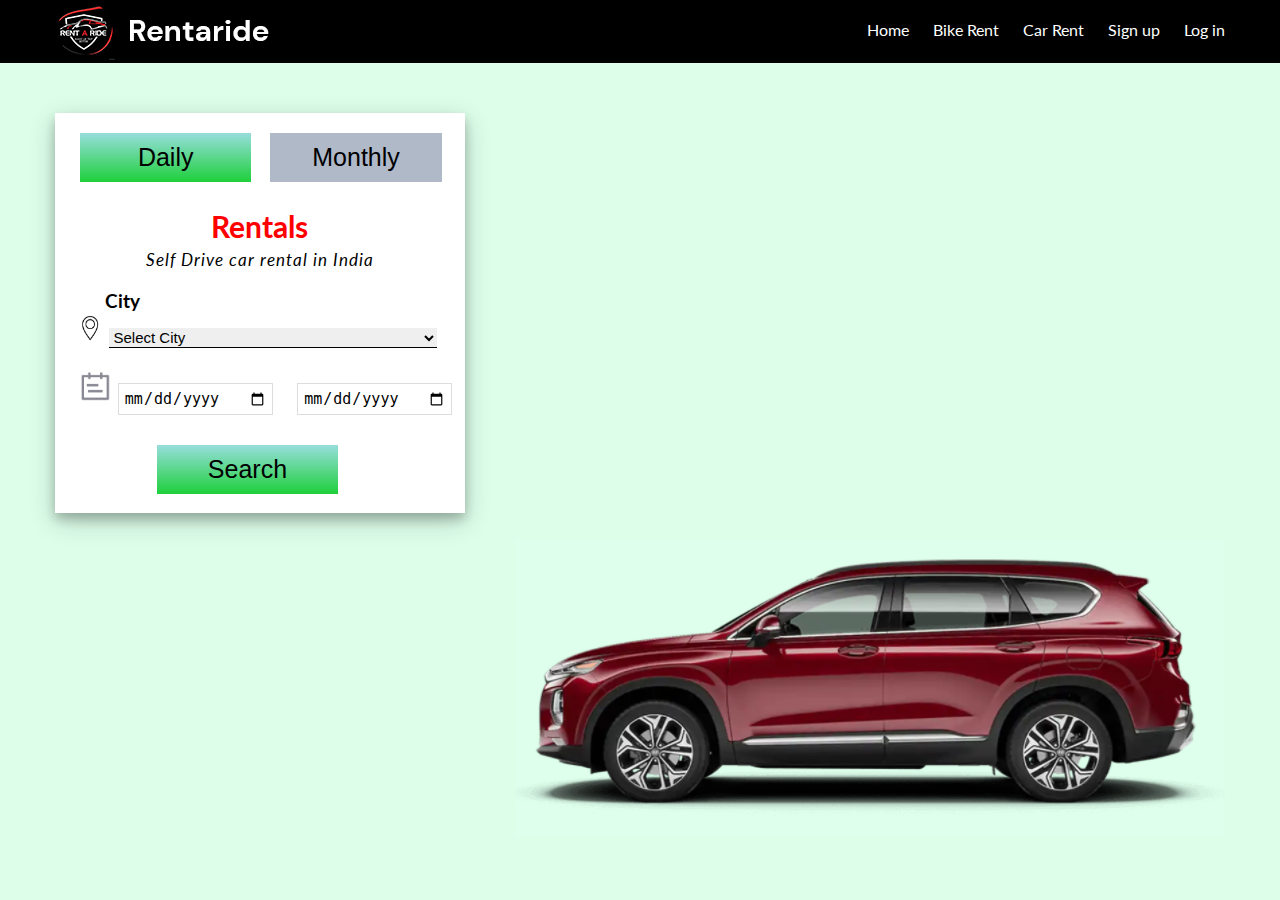
<file: pricing.html>
<!DOCTYPE html>
<html lang="en" dir="ltr">

<head>
  <meta charset="utf-8">
  <title>Rentaride</title>
  <link rel="icon" href="ride.ico">
  <link rel="stylesheet" href="CSS/style.css">
  <style media="screen">
    body {
      background-color: rgb(221 255 234);
    }
    .Month-btn:hover{
    background-image: -webkit-linear-gradient(top, #97DEDC, #1ED03B);
    }
    .Daily-btn{
    background-image: -webkit-linear-gradient(top, #97DEDC, #1ED03B);
  }
  </style>
</head>

<body>
  <section id="navBar">
    <div class="container">

      <div class="logo">
        <a href="home.html"><img src="renetaride-logo.jpg" alt="logo"></a>
      </div>
      <div class="topMenu">
        <ul>
          <li><a href="home.html">Home</a></li>
          <li><a href="bike.html">Bike Rent</a></li>
          <li><a href="car.html">Car Rent</a></li>
          <li><a href="signup.html">Sign up</a></li>
          <li><a href="login.html">Log in</a></li>
        </ul>
      </div>
      <div class="cls"></div>
    </div>
  </section>

  <section id="Daily-payment">

    <div class="container">


      <div class="Daily-container">
        <ul>
          <li> <a href=""><input class="Daily-btn" type="button" name="Daily" value="Daily"></a> </li>
          <li> <a href=""><input class="Month-btn" type="button" name="Daily" value="Monthly"></a> </li>
        </ul>
        <h1>Rentals</h1>
        <p>Self Drive car rental in India</p>
        <h3>City</h3>

        <div class="Daily-citylist">
          <label><img src="location.png" alt="logo" width="5%"></label>
          <select class="Daily-cityName" name="City-name">
            <option value=" ">Select City</option>
            <option value="Bangalore">Bangalore</option>
            <option value="Delhi">New Delhi</option>
            <option value="Mumbai ">Mumbai </option>
            <option value="Pune">Pune</option>
            <option value="Patna">Patna</option>
            <option value="Chennai">Chennai</option>
            <option value="Hyderabad ">Hyderabad </option>
            <option value=" Chandigarh">Chandigarh</option>
            <option value="Kolkata">Kolkata</option>
            <option value="Bhubaneswar">Bhubaneswar</option>
            <option value="Ahmedabad">Ahmedabad</option>
            <option value="Indore ">Indore</option>
            <option value="Jaipur">Jaipur</option>
            <option value="Ludhiana">Ludhiana</option>
            <option value="Mysore ">Mysore</option>
            <option value="Ahmedabad">Ahmedabad</option>
            <option value="Nagpur">Nagpur</option>
            <option value="Kochi">Kochi</option>
            <option value="Udaipur ">Udaipur</option>
            <option value="Surat">Surat</option>
            <option value="Lucknow">Lucknow</option>
            <option value="Guwahati">Guwahati</option>


          </select>

        </div>

           <div class="daily-date">
             <label><img src="calenderIcon.png" alt="" width="9%"></label>
             <input class="StartDate"type="date" name="start Date" value="start Date">
             <input class="EndDate"type="date" name="End Date" value="End Date">
           </div>

           <a href="car.html">
             <input class="DailySearch"type="button" name="Search" value="Search">
           </a>

      </div>

      <div class="Daily-Image">

      </div>


      <div class="cls"></div>
    </div>

  </section>

</body>
</file>
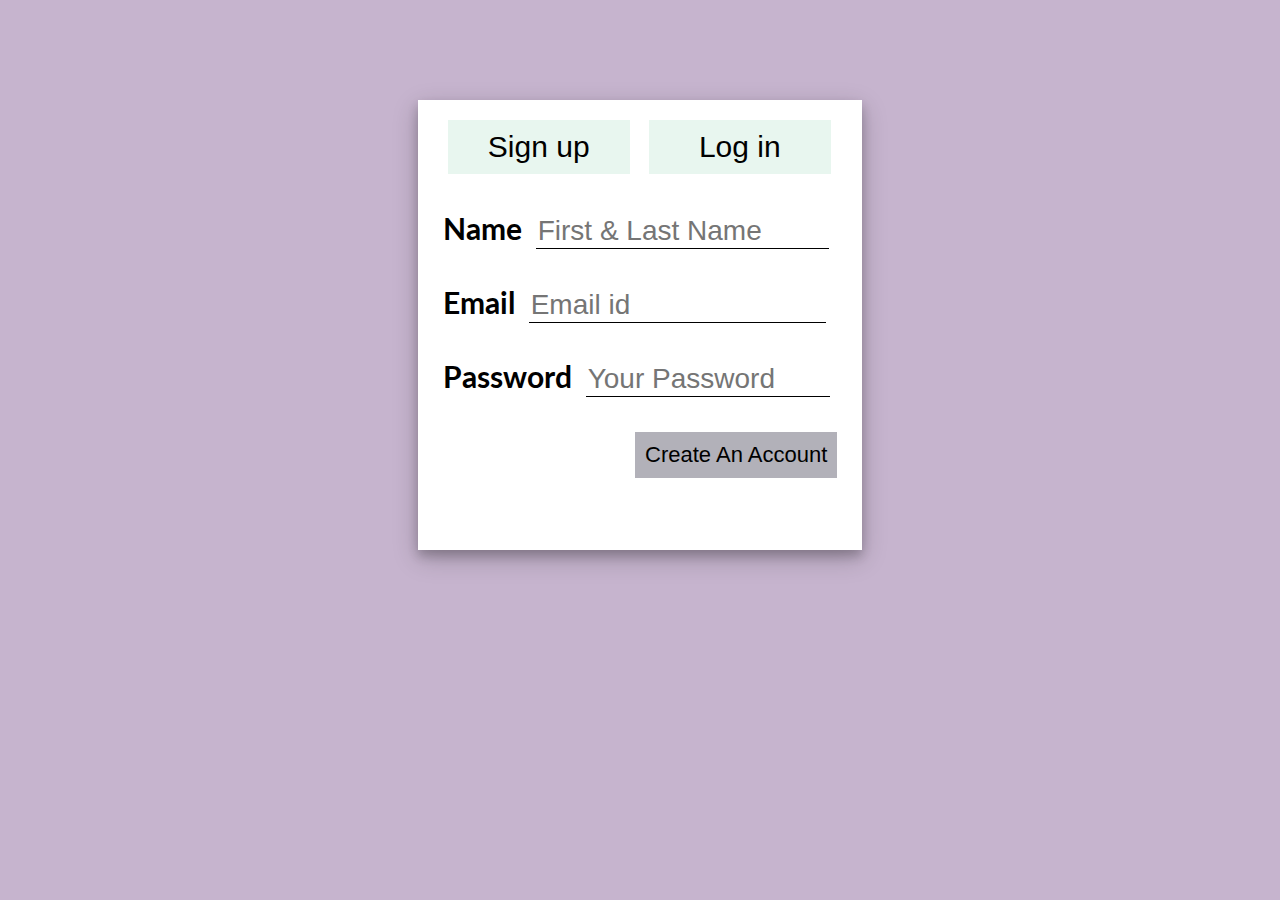
<file: signup.html>
<!DOCTYPE html>
<html lang="en" dir="ltr">

<head>
  <meta charset="utf-8">
  <title>Rentaride</title>
<link rel="icon" href="ride.ico">
  <link rel="stylesheet" href="CSS/style.css">
  <style media="screen">
    body {
      background-color: #C6B4CE;
    }
  </style>
</head>

<body>
  <section id="Signup-container">

    <div class="container">

      <div class="SignupBox">
        <ul>
          <li><a href="signup.html">
              <input class="SignupBnt" type="button" name="signup" value="Sign up">
            </a></li>

          <li><a href="login.html">
              <input class="loginBnt" type="button" name="login" value="Log in">
            </a></li>
        </ul>

        <div class="Signup-Name">

          <label>Name</label>
          <input class="Signup-text" type="text" name="text" placeholder="First & Last Name">

        </div>

        <div class="Signup-Email">
          <label>Email</label>
          <input class="SignupId" type="email" name="email" placeholder="Email id">

        </div>

        <div class="Signup-psd">
          <label>Password</label>
          <input class="Signup-Password" type="password" name="password" placeholder="Your Password">

        </div>
            <div class="SignupAcc">
              <a href="login.html"><input class="SignAccount"type="button" name="btn" value="Create An Account"></a>

            </div>

      </div>
      <div class="cls"></div>
    </div>

  </section>

</body>

</html>
</file>
<file: CSS/style.css>
@import url('https://fonts.googleapis.com/css2?family=Lato:wght@300;400;700;900&display=swap');

body {
  font-family: 'Lato', sans-serif;
  margin: 0px;
  padding: 0px;
  color: #000000;
}

h1, h2, h3, h4, h5, h6 {
  margin: 0px;
  padding: 0px;
}

a {
  text-decoration: none;
}

a:hover {
  color: #CF0000;
}

p {
  padding: 0px;
  margin: 0px;
}

/*************************** Start of navBar ***************************/
.cls {
  clear: both;
  line-height: 1px;
}

.container {
  width: 1170px;
  margin: 0 auto;
}

#navBar {
  background: black;
  width: 100%;
  margin: 0 auto;
}

.logo {
  float: left
}

.topMenu {
  float: right;
}

.topMenu ul {
  list-style: none;
  margin: 0px;
  padding: 0px;
  margin-top: 20px;
}

.topMenu ul li {
  display: inline-block;
}

.topMenu ul li a {
  color: #ffffff;
  margin-left: 20px;
}

.topMenu ul li a:hover {
  color: #CF0000;
}

/*************************** end of navBar ***************************/
/*************************** Start of Image ***************************/
#Image {
  background: url(..//front.jpeg);
  background-repeat: no-repeat;
  background-size: cover;
  background-position: center;
  height: 650px;
  margin-bottom: 30px;
}

.Imagetxt {
  padding-top: 50px;
}

.Imagetxt h2 {
  color: white;
  margin: 20px auto;
  font-size: 25px;
}

.Imagetxt h1 {
  color: white;
  margin: 15px auto;
  font-size: 30px;
}

.Imagetxt p {
  color: white;
  line-height: 25px;
  margin-bottom: 15px;
}

.joinBtn {
  background-image: -webkit-linear-gradient(top, #3DF68C, #0F3AC5);
  padding: 12px;
  cursor: pointer;
  border: none;
  border-radius: 4px;
  width: 100px;
  color: #ffffff;
}

/*************************** End of Image ***************************/
/*************************** WhyRentaride ***************************/
.WhyRentarideTxtwrp {
  width: 50%;
  margin: 0 auto;
}

.title {
  font-size: 30px;
  text-align: center;
  margin-bottom: 20px;
  padding: 0px;
  margin: 0px;
}

.subTitle {
  font-size: 15px;
  font-style: italic;
  text-align: center;
  margin-bottom: 30px;
  line-height: 30px;
  margin-top: 10px;
}

.BoxWrp {}

.box {
  float: left;
  width: 23%;
  text-align: center;
  font-size: 14px;
  padding: 10px;
  margin-bottom: 50px;
}

/*************************** End of WhyRentaride ***************************/
/*************************** how it works ***************************/
.WorkTxtwrp {
  width: 50%;
  margin: 0 auto;
}

.WorkTxtwrp hr {
  border: dotted #78DEC7;
  border-bottom: none;
  width: 6%;
  margin: 20px auto;
}

.worktitle {
  font-size: 30px;
  text-align: center;
  margin: 25px auto;
}

.BoxImageWrp {}

.boxImage {
  float: left;
  width: 23%;
  text-align: center;
  font-size: 14px;
  padding: 10px;
  margin-bottom: 5px;
  margin-left: 3px;
}

/*************************** End of how it works ***************************/
/*************************** start service in city ***************************/
#service-city {
  background: #787A91;
  width: 100%;
  margin: 0 auto;
}

.city-list ul li {
  cursor: pointer;
}

.city-list ul li:hover {
  color: #9EDE73;
}

.service-title h1 {
  font-size: 40px;
  color: white;
  padding: 15px;
  text-align: center;
}

.citylist {
  float: left;
  width: 27%;
  text-align: left;
  font-size: 16px;
  padding: 5px;
  margin-left: 60px;
  margin-bottom: 2px;
  list-style: none;
  color: #ffffff;
}

/*************************** End of Services ***************************/
/*************************** start Ariport Services ***************************/
#Airport-service {
  background: #787A91;
  width: 100%;
  margin: 0 auto;
  height: 300px;
}

.city-txt ul li {
  cursor: pointer;
}

.city-txt ul li:hover {
  color: #9EDE73;
}

.Airport-title {
  font-size: 20px;
  color: white;
  padding-top: 40px;
  text-align: center
}

.citytxt {
  float: left;
  width: 27%;
  text-align: left;
  font-size: 16px;
  padding: 5px;
  margin-left: 60px;
  margin-bottom: 2px;
  list-style: none;
  color: #ffffff;
}

/*************************** End of Ariport Services ***************************/
/*************************** start in footer ***************************/
#footer {
  background: #2c394b;
  width: 100%;
  margin: 0 auto;
}

.copyrighttitle {
  color: white;
  padding-top: 20px;
}

.copyrighttitle p {
  font-size: 25px;
  font-weight: 100;
  margin-left: 30px;
}

.copyright-question {
  float: right;
  color: white;
  padding-top: 20px;
  line-height: 45px;
}

.copyright-question p {
  font-size: 20px;
  font-weight: 100;
}

.copyright-question h1 {
  font-size: 30px;
  font-weight: 150;
}

.copyright-Image {
  float: left;
}

.copyright-Image ul {
  list-style: none;
  padding: 0px;
}

.copyright-Image ul li {
  display: inline;
  margin-left: 30px;
  margin-bottom: 30px;
}

.copyright-Image ul li img {
  border-radius: 50%;
}

.copyrighttitle h3 {
  font-weight: 100;
  letter-spacing: 3px;
}

/*************************** End of footer ***************************/
/*************************** start copyright text ***************************/
#copyright {
  background: #2c394b;
  width: 100%;
  margin: 0 auto;
}

.copyright-contact {
  margin-bottom: 20px;
  padding: 0px;
  float: right;
}

.copyright-contact a {
  font-size: 25px;
  color: white;
  margin-right: 80px;
}

.copyright-contact a:hover {
  color: #CF0000;
}

.copyright-txt {
  color: white;
  margin-left: 20px;
  padding: 10px;
}

/**************** End of Index & home page ********************/
/**************** Start in Bike Page ***********************/
#bikeimage {
  background: url(../bike_background.png);
  background-repeat: no-repeat;
  background-size: cover;
  background-position: center;
  height: 600px;
  margin-bottom: 50px;
}

.bikeImagetxt {}

.bikeImagetxt p {
  font-style: italic;
  font-size: 30px;
  margin: 0px;
  padding: 30px;
  color: #B5EAEA;
  float: right;
  line-height: 35px;
}

.bikeImagetxt h2 {
  color: white;
  padding: 10px;
  margin: 0px;
}

.BikeImageBox {
  margin: 0px;
  padding: 0px;
}

#bike-container {}

.Bike-box {
  float: left;
  width: 32%;
  text-align: center;
  font-size: 14px;
  border: white 1px solid;
  margin-left: 10px;
  margin-bottom: 30px;
  box-shadow: 1px 1px 1px 1px;
}

.Bike-box h1 {
  color: black
}

.BikeImageBox a {
  color: green;
}

.BikeImageBox a:hover {
  color: red;
}

/**************** End of Bike Page ***********************/
/**************** Start in Car Page ***********************/
#carImage {
  background: url(../car_background.png);
  background-repeat: no-repeat;
  background-size: cover;
  background-position: center;
  height: 600px;
  margin-bottom: 30px;
}

.carImagetxt {}

.carImagetxt h2 {
  padding: 0px;
  color: white;
  margin-left: 35px;
}

.carImagetxt h1 {
  padding: 40px;
  padding-bottom: 10px;
  color: #185ADB;
}

.carImagetxt p {
  padding: 5px;
  line-height: 30px;
  color: #185ADB;
  margin-left: 35px;
}

.carjoinBtn {
  background-image: -webkit-linear-gradient(top, #3DF68C, #0F3AC5);
  padding: 12px;
  margin-left: 35px;
  cursor: pointer;
  border: none;
  border-radius: 4px;
  width: 100px;
  color: #ffffff;
}

.Car-pageImage {
  box-shadow: 1px 1px 1px 1px rgba(white, 0, 0, 0.5);
  margin-bottom: 20px;
}

#Car-container {}

.CarHatchback {
  float: left;
  width: 31%;
  height: 170px;
  text-align: left;
  padding-left: 15px;
  padding-right: 0px;
  margin-bottom: 20px;
  box-shadow: 1px;
  background-color: white;
  color: black;

}

.CarHatchback h1 {
  font-size: 35px;
  margin-top: 35px;
}

.CarHatchback p {
  font-size: 15px;
}

.CarHatchback h2 {
  font-size: 30px;
  margin-top: 35px;
  margin-left: 124px;
}

.CarHatchback h3 {
  font-size: 35px;
  text-decoration: line-through;
  float: right;
margin-right: 24px;
}

#Car-BottomContainer {}

.SportCar {
  float: left;
  width: 31%;
  height: 170px;
  text-align: left;
  padding-left: 15px;
  padding-right: 0px;
  margin-bottom: 20px;
  box-shadow: 1px;
  background-color: white;
  color: black;
}

.SportCar h1 {
  font-size: 35px;
  margin-top: 35px;

}

.SportCar p {
  font-size: 15px;
}

.SportCar h2 {
  font-size: 30px;
  margin-top: 35px;
  margin-left: 140px;

}

.SportCar h3 {
  font-size: 35px;
  text-decoration: line-through;
  float: right;
  margin-right: 24px;

}
/**************** End of Car Page ***********************/
/**************** Start in Contact Page ***********************/
#ContactBar {}

.contact-txt {
  background-color: white;
  margin-top: 80px;
  padding: 40px;
}

.contact-txt h1 {
  margin-left: 120px;
  margin-bottom: 20px;
  color: red;
}

.contact-txt a {
  float: right;
  font-size: 25px;
  margin-right: 20px;
  color: red;
}

.contact-txt p {
  width: 27%;
  line-height: 22px;
  letter-spacing: 1.5px;
  margin-top: 10px;
  text-align: left;
  color: #50CB93;
  margin-left: 55px;
}

.Contact-Me {
  background-color: #7FC8A9;
  padding: 60px;
}

.Contact-Me p {
  letter-spacing: 1.5px;
  line-height: 30px;
  color: white;
  margin-bottom: 20px;
  margin-left: 40px;
}

.Contact-Me a {
  color: white;
  margin-left: 40px;
}

.Contact-Me a:hover {
  color: red;
}

.MessageBox {
  float: right;
  margin-right: 150px;
  margin-top: 15px;
  width: 30%;
  height: 350px;
  background-color: white;
  box-shadow: 0 6px 10px 0 rgb(0 0 0 / 20%), 0 8px 24px 0 rgb(0 0 0 / 22%);
}

.MessageBox h2 {
  font-weight: bold;
  text-align: center;
  color: #7FC8A9;
  margin-bottom: 20px;
  margin-top: 10px;
}

.Contact-name {
  width: 80%;
  margin-left: 10%;
  font-size: 22px;
  border: #7FC8A9 solid 1px;
  font-weight: 100;
  margin-bottom: 10px;
}

.Contact-email {
  width: 80%;
  margin-left: 10%;
  font-size: 22px;
  border: #7FC8A9 solid 1px;
  font-weight: 100;
  margin-bottom: 10px;
}

.Contact-no {
  width: 80%;
  margin-left: 10%;
  font-size: 22px;
  border: #7FC8A9 solid 1px;
  font-weight: 100;
  margin-bottom: 10px;
}

.Contact-area {
  width: 80%;
  margin-left: 10%;
  font-size: 22px;
  border: #7FC8A9 solid 1px;
  font-weight: 100;
  margin-bottom: 10px;
}

.Contact-btn {
  width: 82%;
  cursor: pointer;
  margin-left: 10%;
  font-size: 22px;
  border: #7FC8A9 solid 1px;
  font-weight: 100;
  background-image: -webkit-linear-gradient(top, #3DF68C, #0F3AC5);
}

/**************** End in Contact Page ***********************/
/**************** start in sign up page ***********************/
#Signup-container {
  background-color: #C6B4CE;
  width: 100%;
  margin: 0px;
  padding: 0px;
}

.SignupBox {
  background-color: white;
  margin-top: 100px;
  margin-left: 31%;
  width: 38%;
  height: 450px;
  box-shadow: 0 6px 10px 0 rgb(0 0 0 / 20%), 0 8px 24px 0 rgb(0 0 0 / 22%);
}

.SignupBox ul {
  list-style: none;
  padding: 20px;
}

.SignupBox ul li {
  display: inline;
}

.SignupBnt {
  width: 45%;
  cursor: pointer;
  font-size: 30px;
  margin-left: 10px;
  margin-right: 15px;
  border: none;
  padding: 10px;
  background-color: #E8F6EF;
}

.SignupBnt:hover {
  background-color: white;
  color: #DA0037;
  border: solid 1px;
}

.loginBnt {
  width: 45%;
  cursor: pointer;
  font-size: 30px;
  border: none;
  padding: 10px;
  background-color: #E8F6EF;
}

.loginBnt:hover {
  background-color: white;
  color: #DA0037;
  border: solid 1px;
}

.Signup-Name label {
  font-size: 30px;
  font-weight: bold;
  margin-left: 25px;
  margin-bottom: 35px;
}

.Signup-text {
  font-size: 28px;
  width: 65%;
  margin-left: 10px;
  border: none;
  border-bottom: black solid 1px;
  margin-bottom: 35px;
}

.Signup-Email label {
  font-size: 30px;
  font-weight: bold;
  margin-left: 25px;
  margin-bottom: 35px;
}

.SignupId {
  font-size: 28px;
  width: 66%;
  margin-left: 10px;
  border: none;
  border-bottom: black solid 1px;
  margin-bottom: 35px;
}

.Signup-psd label {
  font-size: 30px;
  font-weight: bold;
  margin-left: 25px;
  margin-bottom: 35px;
}

.Signup-Password {
  font-size: 28px;
  width: 54%;
  margin-left: 10px;
  border: none;
  border-bottom: black solid 1px;
  margin-bottom: 35px;
}

.SignAccount {
  float: right;
  cursor: pointer;
  font-size: 22px;
  padding: 10px;
  margin-right: 25px;
  background-color: #B2B1B9;
  border: none;
}

.SignAccount:hover {
  background-color: white;
  border: red solid 1px;
  color: red;
}

/************************ End of Sign up  page *******************************/
/*************************** Start of  login  page ***************************/
.login-container {
  background-color: #C6B4CE;
  width: 100%;
  margin: 0px;
  padding: 0px;
}

.loginBox {
  background-color: white;
  margin-top: 100px;
  margin-left: 31%;
  width: 38%;
  height: 450px;
  box-shadow: 0 6px 10px 0 rgb(0 0 0 / 20%), 0 8px 24px 0 rgb(0 0 0 / 22%);
}

.loginBox ul {
  list-style: none;
  padding: 20px;
}

.loginBox ul li {
  display: inline;
}

.SignBnt {
  width: 45%;
  cursor: pointer;
  font-size: 30px;
  margin-left: 10px;
  margin-right: 15px;
  border: none;
  padding: 10px;
  background-color: #E8F6EF;
}

.SignBnt:hover {
  background-color: white;
  color: #DA0037;
  border: solid 1px;
}

.logBnt {
  width: 45%;
  cursor: pointer;
  font-size: 30px;
  border: none;
  padding: 10px;
  background-color: #E8F6EF;
}

.logBnt:hover {
  background-color: white;
  color: #DA0037;
  border: solid 1px;
}

.login-Email label {
  font-size: 30px;
  font-weight: bold;
  margin-left: 25px;
  margin-bottom: 35px;
}

.loginId {
  font-size: 28px;
  width: 66%;
  margin-left: 10px;
  border: none;
  border-bottom: black solid 1px;
  margin-bottom: 35px;
}

.login-psd label {
  font-size: 30px;
  font-weight: bold;
  margin-left: 25px;
  margin-bottom: 35px;
}

.login-Password {
  font-size: 28px;
  width: 54%;
  margin-left: 10px;
  border: none;
  border-bottom: black solid 1px;
  margin-bottom: 35px;
}

.login-psd p {
  margin-left: 25px;
}

.login-psd a {
  font-size: 15px;
  float: right;
  margin-right: 30px;
  color: #185ADB;
}

.login-psd a:hover {
  color: red;
}

.btn-login {
  margin-top: 25px;
  cursor: pointer;
  margin-right: 30px;
  float: right;
  padding: 10px;
  font-size: 20px;
  width: 35%;
  background-color: #E8F6EF;
  border: none;
}

.btn-login:hover {
  background-color: white;
  color: red;
  border: red solid 1px;
}

/************************ End of login  page *******************************/
#Daily-payment {
  margin: 0px;
  padding: 0px;
  width: 100%;
}

.Daily-container {
  background-color: white;
  width: 35%;
  height: 400px;
  margin-top: 50px;
  box-shadow: 0 6px 10px 0 rgb(0 0 0 / 20%), 0 8px 24px 0 rgb(0 0 0 / 22%);
}

.Daily-container ul {
  list-style: none;
  padding: 10px;
}

.Daily-container ul li {
  display: inline;
}

.Daily-btn {
  margin-top: 10px;
  cursor: pointer;
  font-size: 25px;
  width: 44%;
  margin-left: 15px;
  margin-right: 15px;
  padding: 10px;
  border: none;
}

.Month-btn {
  margin-top: 10px;
  cursor: pointer;
  font-size: 25px;
  width: 44%;
  padding: 10px;
  background-color: #AFB9C8;
  border: none;
}

.Daily-container h1 {
  text-align: center;
  color: red;
  margin-bottom: 5px;
  font-size: 30px;
}

.Daily-container p {
  text-align: center;
  font-style: italic;
  letter-spacing: 1px;
  font-size: 17px;
}

.Daily-container h3 {
  margin-left: 50px;
  margin-top: 20px;
  margin-bottom: 0px;
}

.Daily-citylist label {
  margin: 0px 5px 10px 25px;
}

.Daily-cityName {
  font-size: 15px;
  width: 80%;
  border: none;
  border-bottom: black solid 1px;
  margin-bottom: 10px;
}

.Daily-cityName:focus {
  border: none !important;
}

.daily-date {
  padding-top: 5px;
  margin-top: 5px;
}

.daily-date label {
  margin-left: 22px;
}

.StartDate {
  width: 35%;
  font-size: 15px;
  margin-right: 20px;
  padding: 5px;
  border: #DDDDDD solid 1px
}

.EndDate {
  width: 35%;
  font-size: 15px;
  padding: 5px;
  border: #DDDDDD solid 1px
}

.DailySearch {
  margin-top: 30px;
  margin-left: 25%;
  cursor: pointer;
  font-size: 25px;
  width: 44%;
  padding: 10px;
  background-image: -webkit-linear-gradient(top, #97DEDC, #1ED03B);
  border: none;
}

.Daily-Image {
  background: url(../carpage.png);
  background-repeat: no-repeat;
  background-position: right;
  height: 350px;
}
</file>
